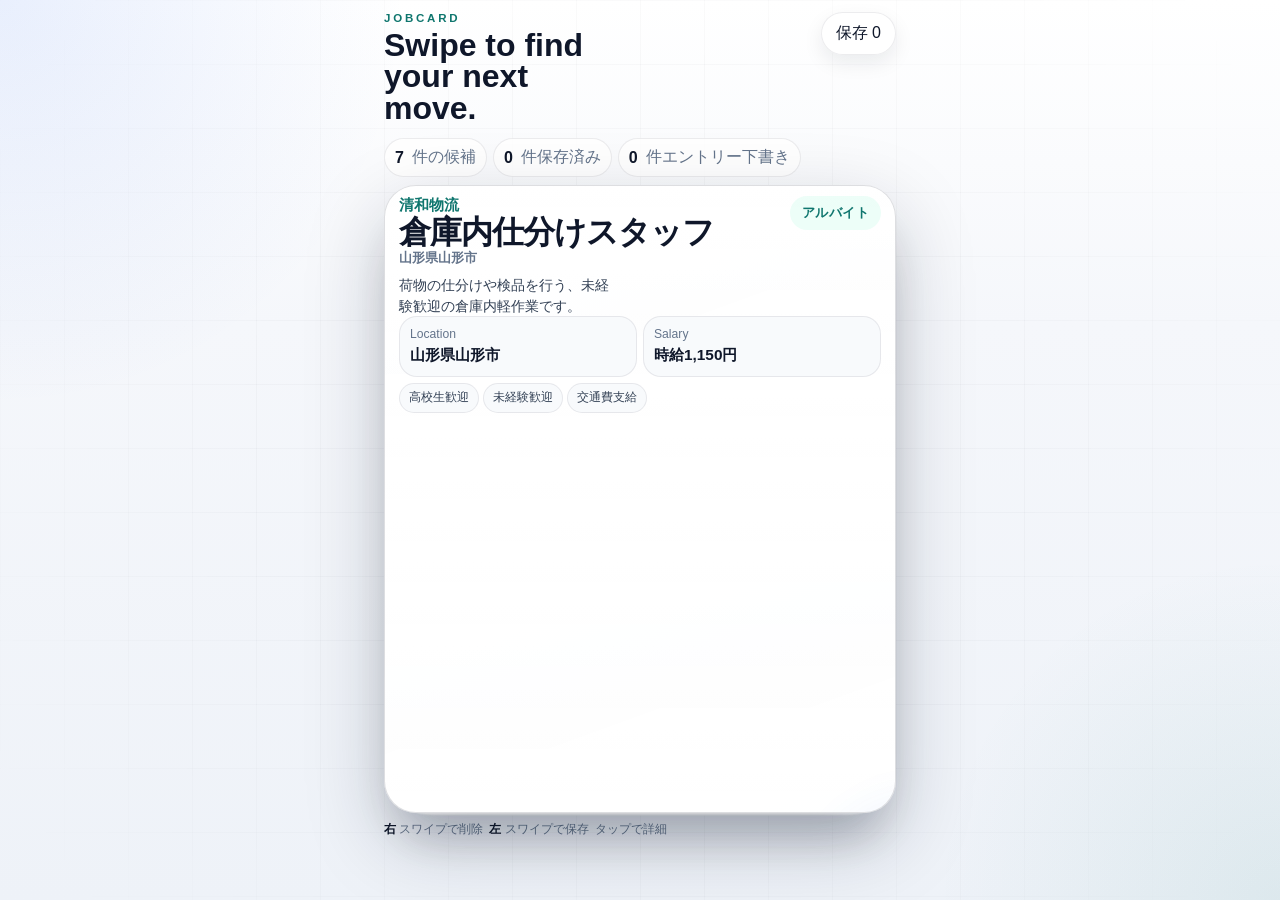
<file: docs/index.html>
<!doctype html>
<html lang="ja">
  <head>
    <meta charset="utf-8">
    <meta name="viewport" content="width=device-width, initial-scale=1, viewport-fit=cover">
    <meta name="theme-color" content="#07111f">
    <title>jobcard</title>
    <meta
      name="description"
      content="スマートフォン向けの仕事カードをスワイプして探せる jobcard デモ"
    >
    <link rel="stylesheet" href="./styles.css">
  </head>
  <body>
    <div class="shell">
      <header class="topbar">
        <div>
          <p class="eyebrow">jobcard</p>
          <h1>Swipe to find your next move.</h1>
        </div>
        <button id="saved-button" class="pill-button" type="button" aria-label="保存済みの仕事を見る">
          保存 0
        </button>
      </header>

      <main id="app" class="app" aria-live="polite"></main>
    </div>

    <script type="module" src="./app.js"></script>
  <!-- Cloudflare Web Analytics --><script type='module' src='https://static.cloudflareinsights.com/beacon.min.js' data-cf-beacon='{"token": "cdf4ee53507948e4a412f503875833cd"}'></script><!-- End Cloudflare Web Analytics --></body>
</html>
</file>
<file: docs/styles.css>
:root {
  color-scheme: light;
  --bg: #f5f7fb;
  --bg-soft: #eef2f8;
  --panel: rgba(255, 255, 255, 0.94);
  --panel-strong: rgba(255, 255, 255, 0.98);
  --line: rgba(15, 23, 42, 0.08);
  --line-strong: rgba(15, 23, 42, 0.14);
  --text: #0f172a;
  --muted: #64748b;
  --accent: #0f766e;
  --accent-2: #2563eb;
  --danger: #dc2626;
  --shadow: 0 18px 50px rgba(15, 23, 42, 0.12);
  --radius-xl: 32px;
  --radius-lg: 24px;
  --radius-md: 18px;
  --radius-sm: 14px;
  --max-width: 560px;
}

*,
*::before,
*::after {
  box-sizing: border-box;
}

html,
body {
  min-height: 100%;
}

body {
  margin: 0;
  overflow: hidden;
  color: var(--text);
  background:
    radial-gradient(circle at top left, rgba(37, 99, 235, 0.1), transparent 26%),
    radial-gradient(circle at bottom right, rgba(15, 118, 110, 0.08), transparent 22%),
    linear-gradient(180deg, #ffffff 0%, var(--bg) 36%, #eef2f8 100%);
  font-family: "Avenir Next", "SF Pro Display", "Segoe UI Variable", "Hiragino Sans", "Yu Gothic UI", sans-serif;
  -webkit-font-smoothing: antialiased;
  text-rendering: optimizeLegibility;
}

body::before {
  content: "";
  position: fixed;
  inset: 0;
  pointer-events: none;
  background-image:
    linear-gradient(rgba(15, 23, 42, 0.03) 1px, transparent 1px),
    linear-gradient(90deg, rgba(15, 23, 42, 0.03) 1px, transparent 1px);
  background-size: 64px 64px;
  mask-image: radial-gradient(circle at center, black 48%, transparent 100%);
  opacity: 0.8;
}

button,
input,
textarea,
select {
  font: inherit;
}

button {
  border: 0;
  cursor: pointer;
}

a {
  color: inherit;
}

.shell {
  width: min(var(--max-width), 100vw);
  height: 100svh;
  height: 100dvh;
  margin: 0 auto;
  padding: max(12px, env(safe-area-inset-top)) 14px calc(12px + env(safe-area-inset-bottom));
  display: grid;
  grid-template-rows: auto 1fr;
  gap: 10px;
}

.topbar {
  display: flex;
  align-items: flex-start;
  justify-content: space-between;
  gap: 16px;
}

.eyebrow {
  margin: 0 0 6px;
  color: var(--accent);
  text-transform: uppercase;
  letter-spacing: 0.24em;
  font-size: 0.72rem;
  font-weight: 700;
}

.topbar h1 {
  margin: 0;
  font-size: clamp(1.35rem, 3.8vw, 2rem);
  line-height: 0.98;
  max-width: 12ch;
}

.pill-button {
  padding: 10px 14px;
  border-radius: 999px;
  color: var(--text);
  background: rgba(255, 255, 255, 0.9);
  border: 1px solid var(--line);
  backdrop-filter: blur(16px);
  box-shadow: 0 8px 20px rgba(15, 23, 42, 0.08);
}

.app {
  position: relative;
  min-height: 0;
}

.view {
  position: relative;
  height: 100%;
  min-height: 0;
  display: grid;
  gap: 10px;
}

.stats {
  display: flex;
  flex-wrap: wrap;
  gap: 6px;
}

.chip {
  display: inline-flex;
  align-items: center;
  gap: 8px;
  padding: 8px 10px;
  border-radius: 999px;
  color: var(--muted);
  background: rgba(255, 255, 255, 0.88);
  border: 1px solid var(--line);
}

.chip strong {
  color: var(--text);
}

.deck-shell {
  position: relative;
  height: 100%;
  min-height: 0;
  display: grid;
  grid-template-rows: auto minmax(0, 1fr) auto;
  gap: 8px;
  padding: 4px 0 0;
}

.scene {
  position: relative;
  min-height: 0;
  height: 100%;
  display: grid;
  place-items: center;
  padding-bottom: 0;
}

.stack {
  position: relative;
  width: 100%;
  max-width: 100%;
  height: 100%;
  min-height: 0;
}

.card {
  position: absolute;
  inset: 0;
  display: flex;
  flex-direction: column;
  justify-content: flex-start;
  padding: 10px 14px 12px;
  border-radius: var(--radius-xl);
  background:
    linear-gradient(180deg, rgba(255, 255, 255, 0.96), rgba(255, 255, 255, 0.9)),
    linear-gradient(160deg, rgba(255, 255, 255, 0.98), rgba(248, 250, 252, 0.92));
  border: 1px solid var(--line-strong);
  box-shadow: 0 20px 50px rgba(15, 23, 42, 0.16);
  overflow: hidden;
  backdrop-filter: blur(18px);
  transform-origin: center center;
  transition:
    transform 260ms cubic-bezier(0.2, 0.8, 0.2, 1),
    opacity 220ms ease,
    filter 220ms ease;
  user-select: none;
  touch-action: pan-y;
}

.card::after {
  content: "";
  position: absolute;
  inset: auto -30% -35% auto;
  width: 260px;
  height: 260px;
  border-radius: 50%;
  background: radial-gradient(circle, rgba(37, 99, 235, 0.12), transparent 70%);
  filter: blur(10px);
  pointer-events: none;
}

.card.is-top {
  z-index: 4;
  cursor: grab;
  box-shadow: 0 28px 80px rgba(15, 23, 42, 0.22);
}

.card.is-dragging {
  transition: none;
  cursor: grabbing;
}

.card__icon {
  width: 52px;
  height: 52px;
  border-radius: 18px;
  background-size: cover;
  background-position: center;
  box-shadow: 0 8px 16px rgba(15, 23, 42, 0.12);
  margin-bottom: 8px;
}

.card__headerline {
  display: flex;
  align-items: center;
  justify-content: space-between;
  gap: 12px;
  margin-bottom: 10px;
}

.card__icon-label {
  display: inline-flex;
  align-items: center;
  padding: 6px 10px;
  border-radius: 999px;
  color: #0f172a;
  background: rgba(241, 245, 249, 0.98);
  font-size: 0.72rem;
  font-weight: 800;
  letter-spacing: 0.08em;
  text-transform: uppercase;
}

.card__location {
  display: inline-flex;
  align-items: center;
  justify-content: center;
  text-decoration: none;
  color: var(--muted);
  font-size: 0.8rem;
  font-weight: 600;
}

.card__location:hover {
  color: var(--accent-2);
}

.card[data-depth="1"] {
  z-index: 3;
}

.card[data-depth="2"] {
  z-index: 2;
}

.card[data-depth="3"] {
  z-index: 1;
}

.card__topline {
  display: flex;
  justify-content: space-between;
  align-items: flex-start;
  gap: 16px;
}

.badge {
  display: inline-flex;
  align-items: center;
  gap: 6px;
  padding: 8px 12px;
  border-radius: 999px;
  background: rgba(105, 240, 195, 0.12);
  color: var(--accent);
  font-size: 0.82rem;
  font-weight: 700;
  letter-spacing: 0.03em;
}

.badge--secondary {
  background: rgba(124, 198, 255, 0.12);
  color: var(--accent-2);
}

.job-company {
  margin: 0;
  color: var(--accent);
  font-size: 0.92rem;
  font-weight: 700;
}

.job-title {
  margin: 2px 0 0;
  font-size: clamp(1.35rem, 4.8vw, 2rem);
  line-height: 0.98;
  letter-spacing: -0.03em;
}

.job-summary {
  margin: 8px 0 0;
  color: #334155;
  font-size: 0.88rem;
  line-height: 1.45;
  max-width: 28ch;
}

.card__footer {
  position: relative;
  z-index: 1;
  display: grid;
  gap: 6px;
}

.meta-grid {
  display: grid;
  grid-template-columns: repeat(2, minmax(0, 1fr));
  gap: 6px;
}

.meta {
  padding: 10px;
  border-radius: var(--radius-md);
  background: #f8fafc;
  border: 1px solid var(--line);
}

.meta span {
  display: block;
  color: var(--muted);
  font-size: 0.76rem;
  margin-bottom: 4px;
}

.meta strong {
  display: block;
  font-size: 0.96rem;
}

.tag-row {
  display: flex;
  flex-wrap: wrap;
  gap: 4px;
}

.tag {
  display: inline-flex;
  align-items: center;
  padding: 6px 9px;
  border-radius: 999px;
  background: #f8fafc;
  color: #334155;
  border: 1px solid var(--line);
  font-size: 0.74rem;
}

.gesture-hint {
  display: flex;
  flex-wrap: wrap;
  gap: 6px;
  margin: 0;
  color: var(--muted);
  font-size: 0.78rem;
  padding-bottom: 0;
}

.gesture-hint strong {
  color: var(--text);
}

.empty-state {
  min-height: calc(100svh - 112px);
  display: grid;
  place-items: center;
  text-align: center;
  padding: 40px 10px;
}

.empty-state__panel {
  display: grid;
  gap: 14px;
  padding: 28px;
  border-radius: var(--radius-xl);
  background: var(--panel);
  border: 1px solid var(--line);
  box-shadow: var(--shadow);
}

.empty-state__panel p {
  margin: 0;
  color: var(--muted);
  line-height: 1.65;
}

.action-row {
  display: flex;
  flex-wrap: wrap;
  gap: 12px;
}

.primary-button,
.secondary-button,
.ghost-button {
  display: inline-flex;
  align-items: center;
  justify-content: center;
  min-height: 48px;
  padding: 0 18px;
  border-radius: 16px;
  font-weight: 700;
  text-decoration: none;
}

.primary-button {
  color: white;
  background: linear-gradient(135deg, var(--accent-2), var(--accent));
  box-shadow: 0 18px 40px rgba(37, 99, 235, 0.18);
}

.secondary-button,
.ghost-button {
  color: var(--text);
  background: rgba(255, 255, 255, 0.9);
  border: 1px solid var(--line);
}

.overlay {
  position: fixed;
  inset: 0;
  padding: 16px;
  display: grid;
  place-items: end center;
  background: rgba(15, 23, 42, 0.2);
  backdrop-filter: blur(10px);
  z-index: 30;
}

.overlay__backdrop {
  position: absolute;
  inset: 0;
}

.sheet {
  position: relative;
  width: min(100%, var(--max-width));
  max-height: min(92svh, 900px);
  overflow: auto;
  padding: 22px;
  border-radius: 30px 30px 18px 18px;
  background: var(--panel-strong);
  border: 1px solid var(--line-strong);
  box-shadow: 0 36px 90px rgba(15, 23, 42, 0.18);
}

.sheet--full {
  height: min(92svh, 920px);
  display: grid;
  gap: 16px;
}

.sheet__header {
  display: grid;
  gap: 12px;
  margin-bottom: 18px;
}

.sheet__header h2 {
  margin: 0;
  font-size: clamp(1.5rem, 5vw, 2.2rem);
  line-height: 1.02;
}

.sheet__header p {
  margin: 0;
  color: var(--muted);
  line-height: 1.6;
}

.sheet__location-link {
  color: var(--accent-2);
  text-decoration: none;
}

.sheet__location-link:hover {
  text-decoration: underline;
}

.sheet__close {
  position: absolute;
  top: 14px;
  right: 14px;
  width: 42px;
  height: 42px;
  border-radius: 50%;
  color: var(--text);
  background: rgba(248, 250, 252, 0.92);
  border: 1px solid var(--line);
}

.detail-grid {
  display: grid;
  gap: 12px;
  margin: 18px 0;
}

.detail-item {
  padding: 16px;
  border-radius: var(--radius-md);
  background: #f8fafc;
  border: 1px solid var(--line);
}

.detail-item span {
  display: block;
  color: var(--muted);
  font-size: 0.76rem;
  margin-bottom: 6px;
}

.detail-item strong,
.detail-item p {
  margin: 0;
}

.list {
  margin: 0;
  padding-left: 18px;
  color: #334155;
  line-height: 1.65;
}

.list li + li {
  margin-top: 8px;
}

.sheet__footer {
  display: grid;
  gap: 12px;
  margin-top: 18px;
}

.saved-list {
  display: grid;
  gap: 12px;
}

.saved-card {
  display: grid;
  gap: 10px;
  padding: 16px;
  border-radius: var(--radius-md);
  background: #ffffff;
  border: 1px solid var(--line);
}

.saved-card h3 {
  margin: 0;
  font-size: 1rem;
}

.saved-card p {
  margin: 0;
  color: var(--muted);
  line-height: 1.5;
}

.saved-card__actions {
  display: flex;
  flex-wrap: wrap;
  gap: 10px;
}

.form {
  display: grid;
  gap: 14px;
}

.field {
  display: grid;
  gap: 8px;
}

.field label {
  color: var(--muted);
  font-size: 0.86rem;
}

.field input,
.field textarea {
  width: 100%;
  padding: 14px 16px;
  color: var(--text);
  background: #ffffff;
  border: 1px solid var(--line);
  border-radius: 16px;
  outline: none;
}

.field input:focus,
.field textarea:focus {
  border-color: rgba(105, 240, 195, 0.5);
  box-shadow: 0 0 0 4px rgba(105, 240, 195, 0.12);
}

.field textarea {
  min-height: 150px;
  resize: vertical;
}

.toast {
  position: fixed;
  left: 50%;
  bottom: calc(18px + env(safe-area-inset-bottom));
  transform: translateX(-50%);
  z-index: 40;
  min-width: min(92vw, 420px);
  padding: 14px 16px;
  border-radius: 16px;
  color: var(--text);
  background: rgba(255, 255, 255, 0.96);
  border: 1px solid var(--line-strong);
  box-shadow: var(--shadow);
  backdrop-filter: blur(16px);
}

.toast strong {
  display: block;
  margin-bottom: 4px;
}

.toast p {
  margin: 0;
  color: var(--muted);
}

@media (min-width: 720px) {
  .shell {
    padding-inline: 24px;
  }

  .sheet {
    border-radius: 28px;
  }
}

@media (prefers-reduced-motion: reduce) {
  *,
  *::before,
  *::after {
    scroll-behavior: auto !important;
    animation-duration: 0.01ms !important;
    animation-iteration-count: 1 !important;
    transition-duration: 0.01ms !important;
  }
}
</file>
<file: src/styles.css>
:root {
  color-scheme: light;
  --bg: #f5f7fb;
  --bg-soft: #eef2f8;
  --panel: rgba(255, 255, 255, 0.94);
  --panel-strong: rgba(255, 255, 255, 0.98);
  --line: rgba(15, 23, 42, 0.08);
  --line-strong: rgba(15, 23, 42, 0.14);
  --text: #0f172a;
  --muted: #64748b;
  --accent: #0f766e;
  --accent-2: #2563eb;
  --danger: #dc2626;
  --shadow: 0 18px 50px rgba(15, 23, 42, 0.12);
  --radius-xl: 32px;
  --radius-lg: 24px;
  --radius-md: 18px;
  --radius-sm: 14px;
  --max-width: 560px;
}

*,
*::before,
*::after {
  box-sizing: border-box;
}

html,
body {
  min-height: 100%;
}

body {
  margin: 0;
  overflow: hidden;
  color: var(--text);
  background:
    radial-gradient(circle at top left, rgba(37, 99, 235, 0.1), transparent 26%),
    radial-gradient(circle at bottom right, rgba(15, 118, 110, 0.08), transparent 22%),
    linear-gradient(180deg, #ffffff 0%, var(--bg) 36%, #eef2f8 100%);
  font-family: "Avenir Next", "SF Pro Display", "Segoe UI Variable", "Hiragino Sans", "Yu Gothic UI", sans-serif;
  -webkit-font-smoothing: antialiased;
  text-rendering: optimizeLegibility;
}

body::before {
  content: "";
  position: fixed;
  inset: 0;
  pointer-events: none;
  background-image:
    linear-gradient(rgba(15, 23, 42, 0.03) 1px, transparent 1px),
    linear-gradient(90deg, rgba(15, 23, 42, 0.03) 1px, transparent 1px);
  background-size: 64px 64px;
  mask-image: radial-gradient(circle at center, black 48%, transparent 100%);
  opacity: 0.8;
}

button,
input,
textarea,
select {
  font: inherit;
}

button {
  border: 0;
  cursor: pointer;
}

a {
  color: inherit;
}

.shell {
  width: min(var(--max-width), 100vw);
  height: 100svh;
  height: 100dvh;
  margin: 0 auto;
  padding: max(12px, env(safe-area-inset-top)) 14px calc(12px + env(safe-area-inset-bottom));
  display: grid;
  grid-template-rows: auto 1fr;
  gap: 10px;
}

.topbar {
  display: flex;
  align-items: flex-start;
  justify-content: space-between;
  gap: 16px;
}

.eyebrow {
  margin: 0 0 6px;
  color: var(--accent);
  text-transform: uppercase;
  letter-spacing: 0.24em;
  font-size: 0.72rem;
  font-weight: 700;
}

.topbar h1 {
  margin: 0;
  font-size: clamp(1.35rem, 3.8vw, 2rem);
  line-height: 0.98;
  max-width: 12ch;
}

.pill-button {
  padding: 10px 14px;
  border-radius: 999px;
  color: var(--text);
  background: rgba(255, 255, 255, 0.9);
  border: 1px solid var(--line);
  backdrop-filter: blur(16px);
  box-shadow: 0 8px 20px rgba(15, 23, 42, 0.08);
}

.app {
  position: relative;
  min-height: 0;
}

.view {
  position: relative;
  height: 100%;
  min-height: 0;
  display: grid;
  gap: 10px;
}

.stats {
  display: flex;
  flex-wrap: wrap;
  gap: 6px;
}

.chip {
  display: inline-flex;
  align-items: center;
  gap: 8px;
  padding: 8px 10px;
  border-radius: 999px;
  color: var(--muted);
  background: rgba(255, 255, 255, 0.88);
  border: 1px solid var(--line);
}

.chip strong {
  color: var(--text);
}

.deck-shell {
  position: relative;
  height: 100%;
  min-height: 0;
  display: grid;
  grid-template-rows: auto minmax(0, 1fr) auto;
  gap: 8px;
  padding: 4px 0 0;
}

.scene {
  position: relative;
  min-height: 0;
  height: 100%;
  display: grid;
  place-items: center;
  padding-bottom: 0;
}

.stack {
  position: relative;
  width: 100%;
  max-width: 100%;
  height: 100%;
  min-height: 0;
}

.card {
  position: absolute;
  inset: 0;
  display: flex;
  flex-direction: column;
  justify-content: flex-start;
  padding: 10px 14px 12px;
  border-radius: var(--radius-xl);
  background:
    linear-gradient(180deg, rgba(255, 255, 255, 0.96), rgba(255, 255, 255, 0.9)),
    linear-gradient(160deg, rgba(255, 255, 255, 0.98), rgba(248, 250, 252, 0.92));
  border: 1px solid var(--line-strong);
  box-shadow: 0 20px 50px rgba(15, 23, 42, 0.16);
  overflow: hidden;
  backdrop-filter: blur(18px);
  transform-origin: center center;
  transition:
    transform 260ms cubic-bezier(0.2, 0.8, 0.2, 1),
    opacity 220ms ease,
    filter 220ms ease;
  user-select: none;
  touch-action: pan-y;
}

.card::after {
  content: "";
  position: absolute;
  inset: auto -30% -35% auto;
  width: 260px;
  height: 260px;
  border-radius: 50%;
  background: radial-gradient(circle, rgba(37, 99, 235, 0.12), transparent 70%);
  filter: blur(10px);
  pointer-events: none;
}

.card.is-top {
  z-index: 4;
  cursor: grab;
  box-shadow: 0 28px 80px rgba(15, 23, 42, 0.22);
}

.card.is-dragging {
  transition: none;
  cursor: grabbing;
}

.card__icon {
  width: 52px;
  height: 52px;
  border-radius: 18px;
  background-size: cover;
  background-position: center;
  box-shadow: 0 8px 16px rgba(15, 23, 42, 0.12);
  margin-bottom: 8px;
}

.card__headerline {
  display: flex;
  align-items: center;
  justify-content: space-between;
  gap: 12px;
  margin-bottom: 10px;
}

.card__icon-label {
  display: inline-flex;
  align-items: center;
  padding: 6px 10px;
  border-radius: 999px;
  color: #0f172a;
  background: rgba(241, 245, 249, 0.98);
  font-size: 0.72rem;
  font-weight: 800;
  letter-spacing: 0.08em;
  text-transform: uppercase;
}

.card__location {
  display: inline-flex;
  align-items: center;
  justify-content: center;
  text-decoration: none;
  color: var(--muted);
  font-size: 0.8rem;
  font-weight: 600;
}

.card__location:hover {
  color: var(--accent-2);
}

.card[data-depth="1"] {
  z-index: 3;
}

.card[data-depth="2"] {
  z-index: 2;
}

.card[data-depth="3"] {
  z-index: 1;
}

.card__topline {
  display: flex;
  justify-content: space-between;
  align-items: flex-start;
  gap: 16px;
}

.badge {
  display: inline-flex;
  align-items: center;
  gap: 6px;
  padding: 8px 12px;
  border-radius: 999px;
  background: rgba(105, 240, 195, 0.12);
  color: var(--accent);
  font-size: 0.82rem;
  font-weight: 700;
  letter-spacing: 0.03em;
}

.badge--secondary {
  background: rgba(124, 198, 255, 0.12);
  color: var(--accent-2);
}

.job-company {
  margin: 0;
  color: var(--accent);
  font-size: 0.92rem;
  font-weight: 700;
}

.job-title {
  margin: 2px 0 0;
  font-size: clamp(1.35rem, 4.8vw, 2rem);
  line-height: 0.98;
  letter-spacing: -0.03em;
}

.job-summary {
  margin: 8px 0 0;
  color: #334155;
  font-size: 0.88rem;
  line-height: 1.45;
  max-width: 28ch;
}

.card__footer {
  position: relative;
  z-index: 1;
  display: grid;
  gap: 6px;
}

.meta-grid {
  display: grid;
  grid-template-columns: repeat(2, minmax(0, 1fr));
  gap: 6px;
}

.meta {
  padding: 10px;
  border-radius: var(--radius-md);
  background: #f8fafc;
  border: 1px solid var(--line);
}

.meta span {
  display: block;
  color: var(--muted);
  font-size: 0.76rem;
  margin-bottom: 4px;
}

.meta strong {
  display: block;
  font-size: 0.96rem;
}

.tag-row {
  display: flex;
  flex-wrap: wrap;
  gap: 4px;
}

.tag {
  display: inline-flex;
  align-items: center;
  padding: 6px 9px;
  border-radius: 999px;
  background: #f8fafc;
  color: #334155;
  border: 1px solid var(--line);
  font-size: 0.74rem;
}

.gesture-hint {
  display: flex;
  flex-wrap: wrap;
  gap: 6px;
  margin: 0;
  color: var(--muted);
  font-size: 0.78rem;
  padding-bottom: 0;
}

.gesture-hint strong {
  color: var(--text);
}

.empty-state {
  min-height: calc(100svh - 112px);
  display: grid;
  place-items: center;
  text-align: center;
  padding: 40px 10px;
}

.empty-state__panel {
  display: grid;
  gap: 14px;
  padding: 28px;
  border-radius: var(--radius-xl);
  background: var(--panel);
  border: 1px solid var(--line);
  box-shadow: var(--shadow);
}

.empty-state__panel p {
  margin: 0;
  color: var(--muted);
  line-height: 1.65;
}

.action-row {
  display: flex;
  flex-wrap: wrap;
  gap: 12px;
}

.primary-button,
.secondary-button,
.ghost-button {
  display: inline-flex;
  align-items: center;
  justify-content: center;
  min-height: 48px;
  padding: 0 18px;
  border-radius: 16px;
  font-weight: 700;
  text-decoration: none;
}

.primary-button {
  color: white;
  background: linear-gradient(135deg, var(--accent-2), var(--accent));
  box-shadow: 0 18px 40px rgba(37, 99, 235, 0.18);
}

.secondary-button,
.ghost-button {
  color: var(--text);
  background: rgba(255, 255, 255, 0.9);
  border: 1px solid var(--line);
}

.overlay {
  position: fixed;
  inset: 0;
  padding: 16px;
  display: grid;
  place-items: end center;
  background: rgba(15, 23, 42, 0.2);
  backdrop-filter: blur(10px);
  z-index: 30;
}

.overlay__backdrop {
  position: absolute;
  inset: 0;
}

.sheet {
  position: relative;
  width: min(100%, var(--max-width));
  max-height: min(92svh, 900px);
  overflow: auto;
  padding: 22px;
  border-radius: 30px 30px 18px 18px;
  background: var(--panel-strong);
  border: 1px solid var(--line-strong);
  box-shadow: 0 36px 90px rgba(15, 23, 42, 0.18);
}

.sheet--full {
  height: min(92svh, 920px);
  display: grid;
  gap: 16px;
}

.sheet__header {
  display: grid;
  gap: 12px;
  margin-bottom: 18px;
}

.sheet__header h2 {
  margin: 0;
  font-size: clamp(1.5rem, 5vw, 2.2rem);
  line-height: 1.02;
}

.sheet__header p {
  margin: 0;
  color: var(--muted);
  line-height: 1.6;
}

.sheet__location-link {
  color: var(--accent-2);
  text-decoration: none;
}

.sheet__location-link:hover {
  text-decoration: underline;
}

.sheet__close {
  position: absolute;
  top: 14px;
  right: 14px;
  width: 42px;
  height: 42px;
  border-radius: 50%;
  color: var(--text);
  background: rgba(248, 250, 252, 0.92);
  border: 1px solid var(--line);
}

.detail-grid {
  display: grid;
  gap: 12px;
  margin: 18px 0;
}

.detail-item {
  padding: 16px;
  border-radius: var(--radius-md);
  background: #f8fafc;
  border: 1px solid var(--line);
}

.detail-item span {
  display: block;
  color: var(--muted);
  font-size: 0.76rem;
  margin-bottom: 6px;
}

.detail-item strong,
.detail-item p {
  margin: 0;
}

.list {
  margin: 0;
  padding-left: 18px;
  color: #334155;
  line-height: 1.65;
}

.list li + li {
  margin-top: 8px;
}

.sheet__footer {
  display: grid;
  gap: 12px;
  margin-top: 18px;
}

.saved-list {
  display: grid;
  gap: 12px;
}

.saved-card {
  display: grid;
  gap: 10px;
  padding: 16px;
  border-radius: var(--radius-md);
  background: #ffffff;
  border: 1px solid var(--line);
}

.saved-card h3 {
  margin: 0;
  font-size: 1rem;
}

.saved-card p {
  margin: 0;
  color: var(--muted);
  line-height: 1.5;
}

.saved-card__actions {
  display: flex;
  flex-wrap: wrap;
  gap: 10px;
}

.form {
  display: grid;
  gap: 14px;
}

.field {
  display: grid;
  gap: 8px;
}

.field label {
  color: var(--muted);
  font-size: 0.86rem;
}

.field input,
.field textarea {
  width: 100%;
  padding: 14px 16px;
  color: var(--text);
  background: #ffffff;
  border: 1px solid var(--line);
  border-radius: 16px;
  outline: none;
}

.field input:focus,
.field textarea:focus {
  border-color: rgba(105, 240, 195, 0.5);
  box-shadow: 0 0 0 4px rgba(105, 240, 195, 0.12);
}

.field textarea {
  min-height: 150px;
  resize: vertical;
}

.toast {
  position: fixed;
  left: 50%;
  bottom: calc(18px + env(safe-area-inset-bottom));
  transform: translateX(-50%);
  z-index: 40;
  min-width: min(92vw, 420px);
  padding: 14px 16px;
  border-radius: 16px;
  color: var(--text);
  background: rgba(255, 255, 255, 0.96);
  border: 1px solid var(--line-strong);
  box-shadow: var(--shadow);
  backdrop-filter: blur(16px);
}

.toast strong {
  display: block;
  margin-bottom: 4px;
}

.toast p {
  margin: 0;
  color: var(--muted);
}

@media (min-width: 720px) {
  .shell {
    padding-inline: 24px;
  }

  .sheet {
    border-radius: 28px;
  }
}

@media (prefers-reduced-motion: reduce) {
  *,
  *::before,
  *::after {
    scroll-behavior: auto !important;
    animation-duration: 0.01ms !important;
    animation-iteration-count: 1 !important;
    transition-duration: 0.01ms !important;
  }
}
</file>
